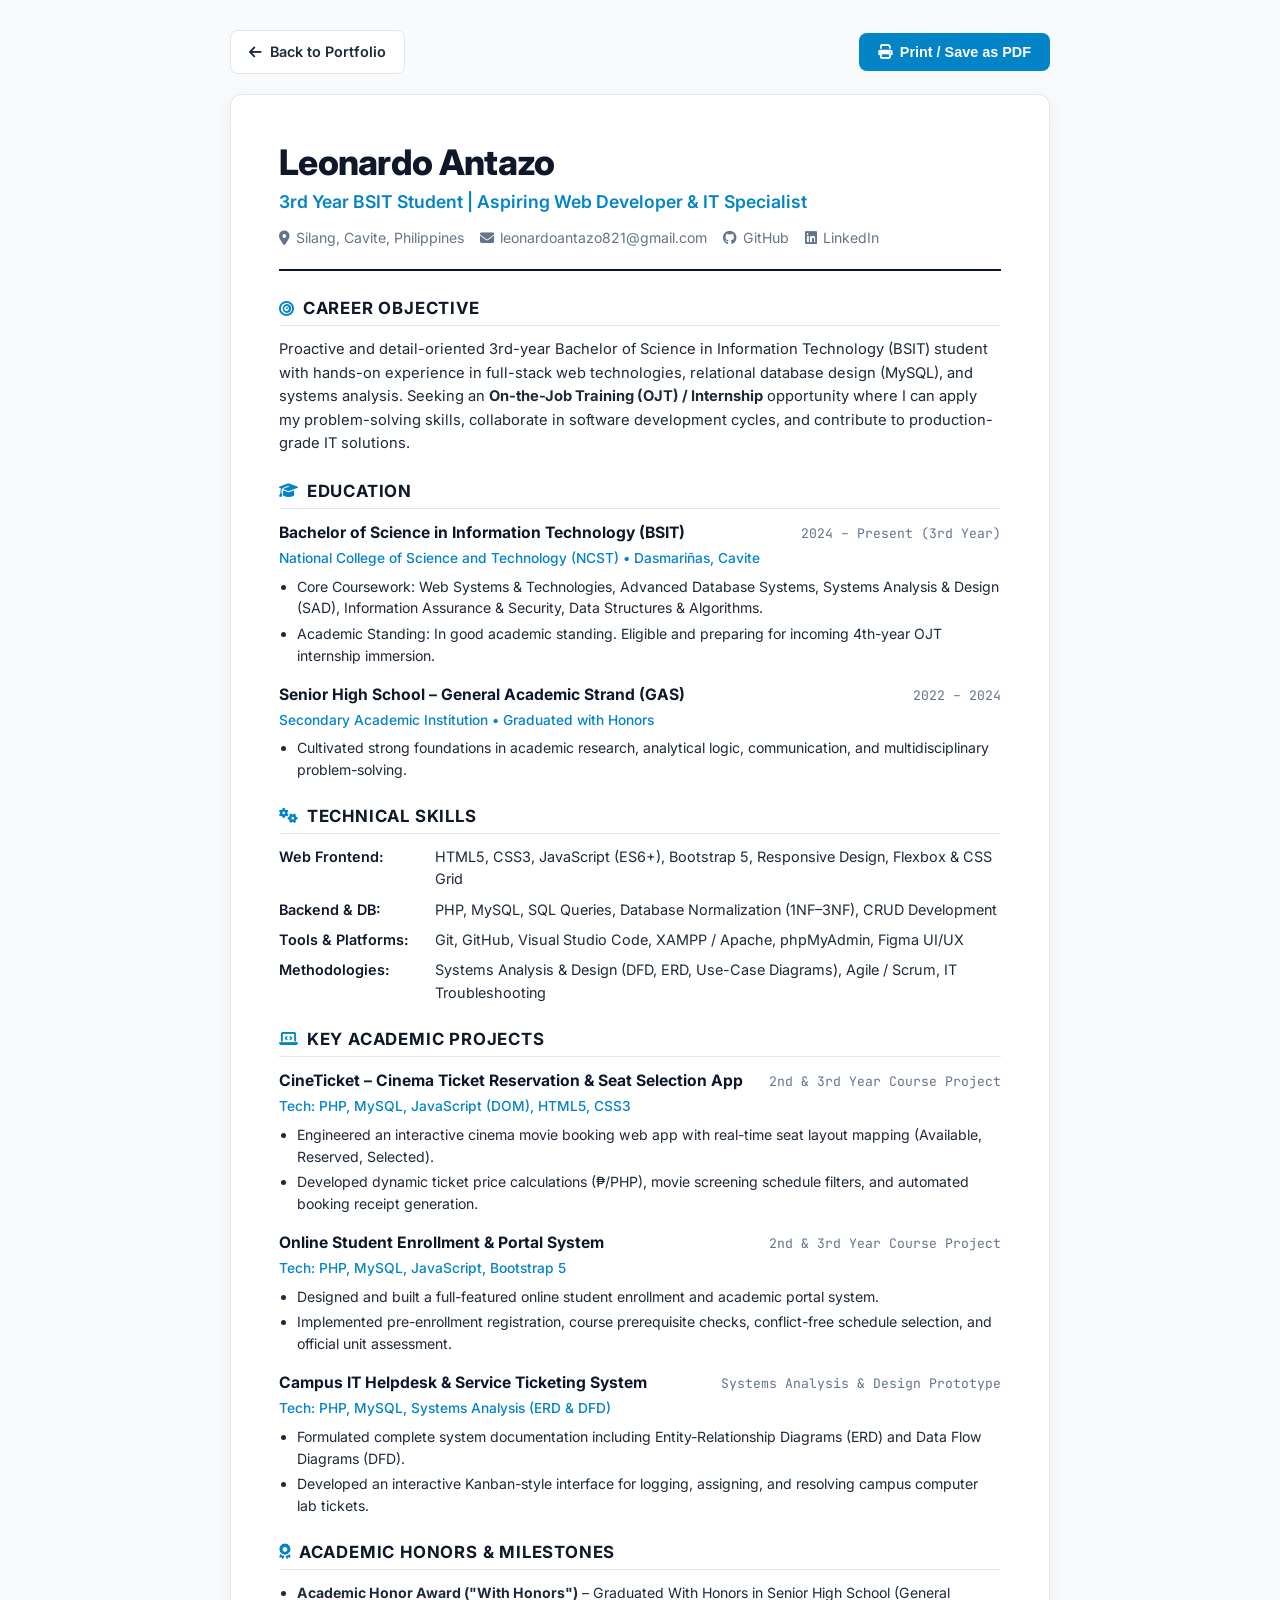
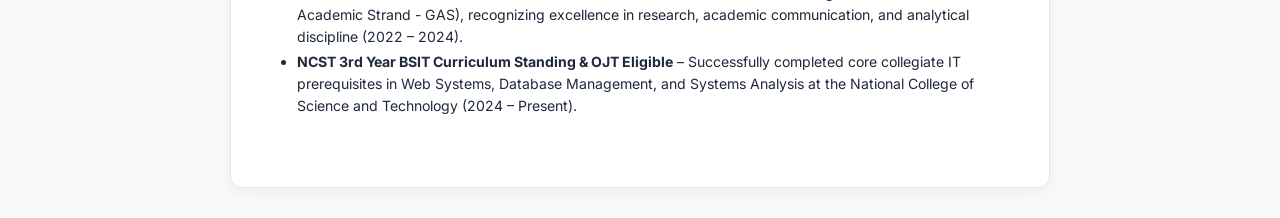
<file: resume.html>
<!DOCTYPE html>
<html lang="en">
<head>
  <meta charset="UTF-8" />
  <meta name="viewport" content="width=device-width, initial-scale=1.0" />
  <title>Resume - Leonardo Antazo | 3rd Year BSIT</title>
  
  
  <link rel="preconnect" href="https://fonts.googleapis.com" />
  <link rel="preconnect" href="https://fonts.gstatic.com" crossorigin />
  <link href="https://fonts.googleapis.com/css2?family=Inter:wght@300;400;500;600;700;800&family=JetBrains+Mono:wght@400;600&display=swap" rel="stylesheet" />
  
  
  <link rel="stylesheet" href="https://cdnjs.cloudflare.com/ajax/libs/font-awesome/6.5.1/css/all.min.css" />

  <style>
    :root {
      --primary-color: #0f172a;
      --accent-color: #0284c7;
      --text-main: #1e293b;
      --text-muted: #64748b;
      --border-color: #e2e8f0;
      --bg-page: #f8fafc;
      --bg-sheet: #ffffff;
    }

    *, *::before, *::after {
      box-sizing: border-box;
      margin: 0;
      padding: 0;
    }

    body {
      font-family: 'Inter', -apple-system, BlinkMacSystemFont, sans-serif;
      background-color: var(--bg-page);
      color: var(--text-main);
      line-height: 1.55;
      padding: 30px 16px;
    }

    /* Top Action Bar (hidden in print) */
    .action-bar {
      max-width: 820px;
      margin: 0 auto 20px;
      display: flex;
      justify-content: space-between;
      align-items: center;
      gap: 12px;
    }

    .btn {
      display: inline-flex;
      align-items: center;
      gap: 8px;
      font-size: 0.9rem;
      font-weight: 600;
      padding: 10px 18px;
      border-radius: 8px;
      text-decoration: none;
      cursor: pointer;
      transition: all 0.2s ease;
      border: 1px solid transparent;
    }

    .btn-back {
      background: #ffffff;
      color: var(--text-main);
      border-color: var(--border-color);
    }
    .btn-back:hover {
      background: #f1f5f9;
    }

    .btn-print {
      background: var(--accent-color);
      color: #ffffff;
    }
    .btn-print:hover {
      background: #0369a1;
    }

    /* Resume Document Sheet */
    .resume-sheet {
      max-width: 820px;
      margin: 0 auto;
      background: var(--bg-sheet);
      padding: 48px;
      border-radius: 12px;
      border: 1px solid var(--border-color);
      box-shadow: 0 4px 20px rgba(0,0,0,0.06);
    }

    /* Header */
    .resume-header {
      border-bottom: 2px solid var(--primary-color);
      padding-bottom: 20px;
      margin-bottom: 24px;
    }

    .resume-name {
      font-size: 2.2rem;
      font-weight: 800;
      color: var(--primary-color);
      letter-spacing: -0.02em;
      line-height: 1.1;
      margin-bottom: 6px;
    }

    .resume-role {
      font-size: 1.1rem;
      font-weight: 600;
      color: var(--accent-color);
      margin-bottom: 12px;
    }

    .contact-line {
      display: flex;
      flex-wrap: wrap;
      gap: 16px;
      font-size: 0.88rem;
      color: var(--text-muted);
    }

    .contact-line span, .contact-line a {
      display: inline-flex;
      align-items: center;
      gap: 6px;
      color: var(--text-muted);
      text-decoration: none;
    }

    .contact-line a:hover {
      color: var(--accent-color);
    }

    /* Section Structure */
    .resume-section {
      margin-bottom: 22px;
    }

    .section-title {
      font-size: 1.05rem;
      font-weight: 700;
      text-transform: uppercase;
      letter-spacing: 0.8px;
      color: var(--primary-color);
      border-bottom: 1px solid var(--border-color);
      padding-bottom: 4px;
      margin-bottom: 12px;
      display: flex;
      align-items: center;
      gap: 8px;
    }

    .section-title i {
      color: var(--accent-color);
      font-size: 0.95rem;
    }

    /* Summary */
    .summary-text {
      font-size: 0.92rem;
      color: var(--text-main);
      line-height: 1.6;
    }

    /* Skills Grid */
    .skills-table {
      display: grid;
      grid-template-columns: 140px 1fr;
      gap: 8px 16px;
      font-size: 0.9rem;
    }

    .skill-type {
      font-weight: 600;
      color: var(--primary-color);
    }

    .skill-list {
      color: var(--text-main);
    }

    /* Experience / Projects Items */
    .item-block {
      margin-bottom: 16px;
    }

    .item-block:last-child {
      margin-bottom: 0;
    }

    .item-header {
      display: flex;
      justify-content: space-between;
      align-items: baseline;
      margin-bottom: 3px;
    }

    .item-title {
      font-size: 0.98rem;
      font-weight: 700;
      color: var(--primary-color);
    }

    .item-date {
      font-size: 0.82rem;
      font-family: 'JetBrains Mono', monospace;
      color: var(--text-muted);
    }

    .item-sub {
      font-size: 0.86rem;
      color: var(--accent-color);
      font-weight: 500;
      margin-bottom: 6px;
    }

    .item-desc {
      font-size: 0.88rem;
      color: var(--text-main);
      line-height: 1.55;
      padding-left: 18px;
    }

    .item-desc li {
      margin-bottom: 4px;
    }

    /* Print Styles */
    @media print {
      body {
        background: #ffffff !important;
        padding: 0 !important;
      }

      .action-bar {
        display: none !important;
      }

      .resume-sheet {
        max-width: 100% !important;
        padding: 24px !important;
        border: none !important;
        box-shadow: none !important;
      }

      .resume-section {
        page-break-inside: avoid;
        margin-bottom: 16px;
      }
    }
  </style>
</head>
<body>

  
  <div class="action-bar">
    <a href="index.html" class="btn btn-back">
      <i class="fa-solid fa-arrow-left"></i> Back to Portfolio
    </a>
    <button onclick="window.print()" class="btn btn-print">
      <i class="fa-solid fa-print"></i> Print / Save as PDF
    </button>
  </div>

  
  <main class="resume-sheet">
    <header class="resume-header">
      <h1 class="resume-name">Leonardo Antazo</h1>
      <h2 class="resume-role">3rd Year BSIT Student | Aspiring Web Developer &amp; IT Specialist</h2>
      <div class="contact-line">
        <span><i class="fa-solid fa-location-dot"></i> Silang, Cavite, Philippines</span>
        <a href="mailto:leonardoantazo821@gmail.com"><i class="fa-solid fa-envelope"></i> leonardoantazo821@gmail.com</a>
        <a href="https://github.com/Xyro-Antazo" target="_blank"><i class="fa-brands fa-github"></i> GitHub</a>
        <a href="https://linkedin.com" target="_blank"><i class="fa-brands fa-linkedin"></i> LinkedIn</a>
      </div>
    </header>

    
    <section class="resume-section">
      <h3 class="section-title"><i class="fa-solid fa-bullseye"></i> Career Objective</h3>
      <p class="summary-text">
        Proactive and detail-oriented 3rd-year Bachelor of Science in Information Technology (BSIT) student with 
        hands-on experience in full-stack web technologies, relational database design (MySQL), and systems analysis. 
        Seeking an <strong>On-the-Job Training (OJT) / Internship</strong> opportunity where I can apply my problem-solving skills, 
        collaborate in software development cycles, and contribute to production-grade IT solutions.
      </p>
    </section>

    
    <section class="resume-section">
      <h3 class="section-title"><i class="fa-solid fa-graduation-cap"></i> Education</h3>
      
      <div class="item-block">
        <div class="item-header">
          <span class="item-title">Bachelor of Science in Information Technology (BSIT)</span>
          <span class="item-date">2024 – Present (3rd Year)</span>
        </div>
        <div class="item-sub">National College of Science and Technology (NCST) • Dasmariñas, Cavite</div>
        <ul class="item-desc">
          <li>Core Coursework: Web Systems &amp; Technologies, Advanced Database Systems, Systems Analysis &amp; Design (SAD), Information Assurance &amp; Security, Data Structures &amp; Algorithms.</li>
          <li>Academic Standing: In good academic standing. Eligible and preparing for incoming 4th-year OJT internship immersion.</li>
        </ul>
      </div>

      <div class="item-block">
        <div class="item-header">
          <span class="item-title">Senior High School – General Academic Strand (GAS)</span>
          <span class="item-date">2022 – 2024</span>
        </div>
        <div class="item-sub">Secondary Academic Institution • Graduated with Honors</div>
        <ul class="item-desc">
          <li>Cultivated strong foundations in academic research, analytical logic, communication, and multidisciplinary problem-solving.</li>
        </ul>
      </div>
    </section>

    
    <section class="resume-section">
      <h3 class="section-title"><i class="fa-solid fa-gears"></i> Technical Skills</h3>
      <div class="skills-table">
        <span class="skill-type">Web Frontend:</span>
        <span class="skill-list">HTML5, CSS3, JavaScript (ES6+), Bootstrap 5, Responsive Design, Flexbox &amp; CSS Grid</span>

        <span class="skill-type">Backend &amp; DB:</span>
        <span class="skill-list">PHP, MySQL, SQL Queries, Database Normalization (1NF–3NF), CRUD Development</span>

        <span class="skill-type">Tools &amp; Platforms:</span>
        <span class="skill-list">Git, GitHub, Visual Studio Code, XAMPP / Apache, phpMyAdmin, Figma UI/UX</span>

        <span class="skill-type">Methodologies:</span>
        <span class="skill-list">Systems Analysis &amp; Design (DFD, ERD, Use-Case Diagrams), Agile / Scrum, IT Troubleshooting</span>
      </div>
    </section>

    
    <section class="resume-section">
      <h3 class="section-title"><i class="fa-solid fa-laptop-code"></i> Key Academic Projects</h3>
      
      <div class="item-block">
        <div class="item-header">
          <span class="item-title">CineTicket – Cinema Ticket Reservation &amp; Seat Selection App</span>
          <span class="item-date">2nd &amp; 3rd Year Course Project</span>
        </div>
        <div class="item-sub">Tech: PHP, MySQL, JavaScript (DOM), HTML5, CSS3</div>
        <ul class="item-desc">
          <li>Engineered an interactive cinema movie booking web app with real-time seat layout mapping (Available, Reserved, Selected).</li>
          <li>Developed dynamic ticket price calculations (₱/PHP), movie screening schedule filters, and automated booking receipt generation.</li>
        </ul>
      </div>

      <div class="item-block">
        <div class="item-header">
          <span class="item-title">Online Student Enrollment &amp; Portal System</span>
          <span class="item-date">2nd &amp; 3rd Year Course Project</span>
        </div>
        <div class="item-sub">Tech: PHP, MySQL, JavaScript, Bootstrap 5</div>
        <ul class="item-desc">
          <li>Designed and built a full-featured online student enrollment and academic portal system.</li>
          <li>Implemented pre-enrollment registration, course prerequisite checks, conflict-free schedule selection, and official unit assessment.</li>
        </ul>
      </div>

      <div class="item-block">
        <div class="item-header">
          <span class="item-title">Campus IT Helpdesk &amp; Service Ticketing System</span>
          <span class="item-date">Systems Analysis &amp; Design Prototype</span>
        </div>
        <div class="item-sub">Tech: PHP, MySQL, Systems Analysis (ERD &amp; DFD)</div>
        <ul class="item-desc">
          <li>Formulated complete system documentation including Entity-Relationship Diagrams (ERD) and Data Flow Diagrams (DFD).</li>
          <li>Developed an interactive Kanban-style interface for logging, assigning, and resolving campus computer lab tickets.</li>
        </ul>
      </div>
    </section>

    
    <section class="resume-section">
      <h3 class="section-title"><i class="fa-solid fa-award"></i> Academic Honors &amp; Milestones</h3>
      <ul class="item-desc">
        <li><strong>Academic Honor Award ("With Honors")</strong> – Graduated With Honors in Senior High School (General Academic Strand - GAS), recognizing excellence in research, academic communication, and analytical discipline (2022 – 2024).</li>
        <li><strong>NCST 3rd Year BSIT Curriculum Standing &amp; OJT Eligible</strong> – Successfully completed core collegiate IT prerequisites in Web Systems, Database Management, and Systems Analysis at the National College of Science and Technology (2024 – Present).</li>
      </ul>
    </section>
  </main>

</body>
</html>
</file>
